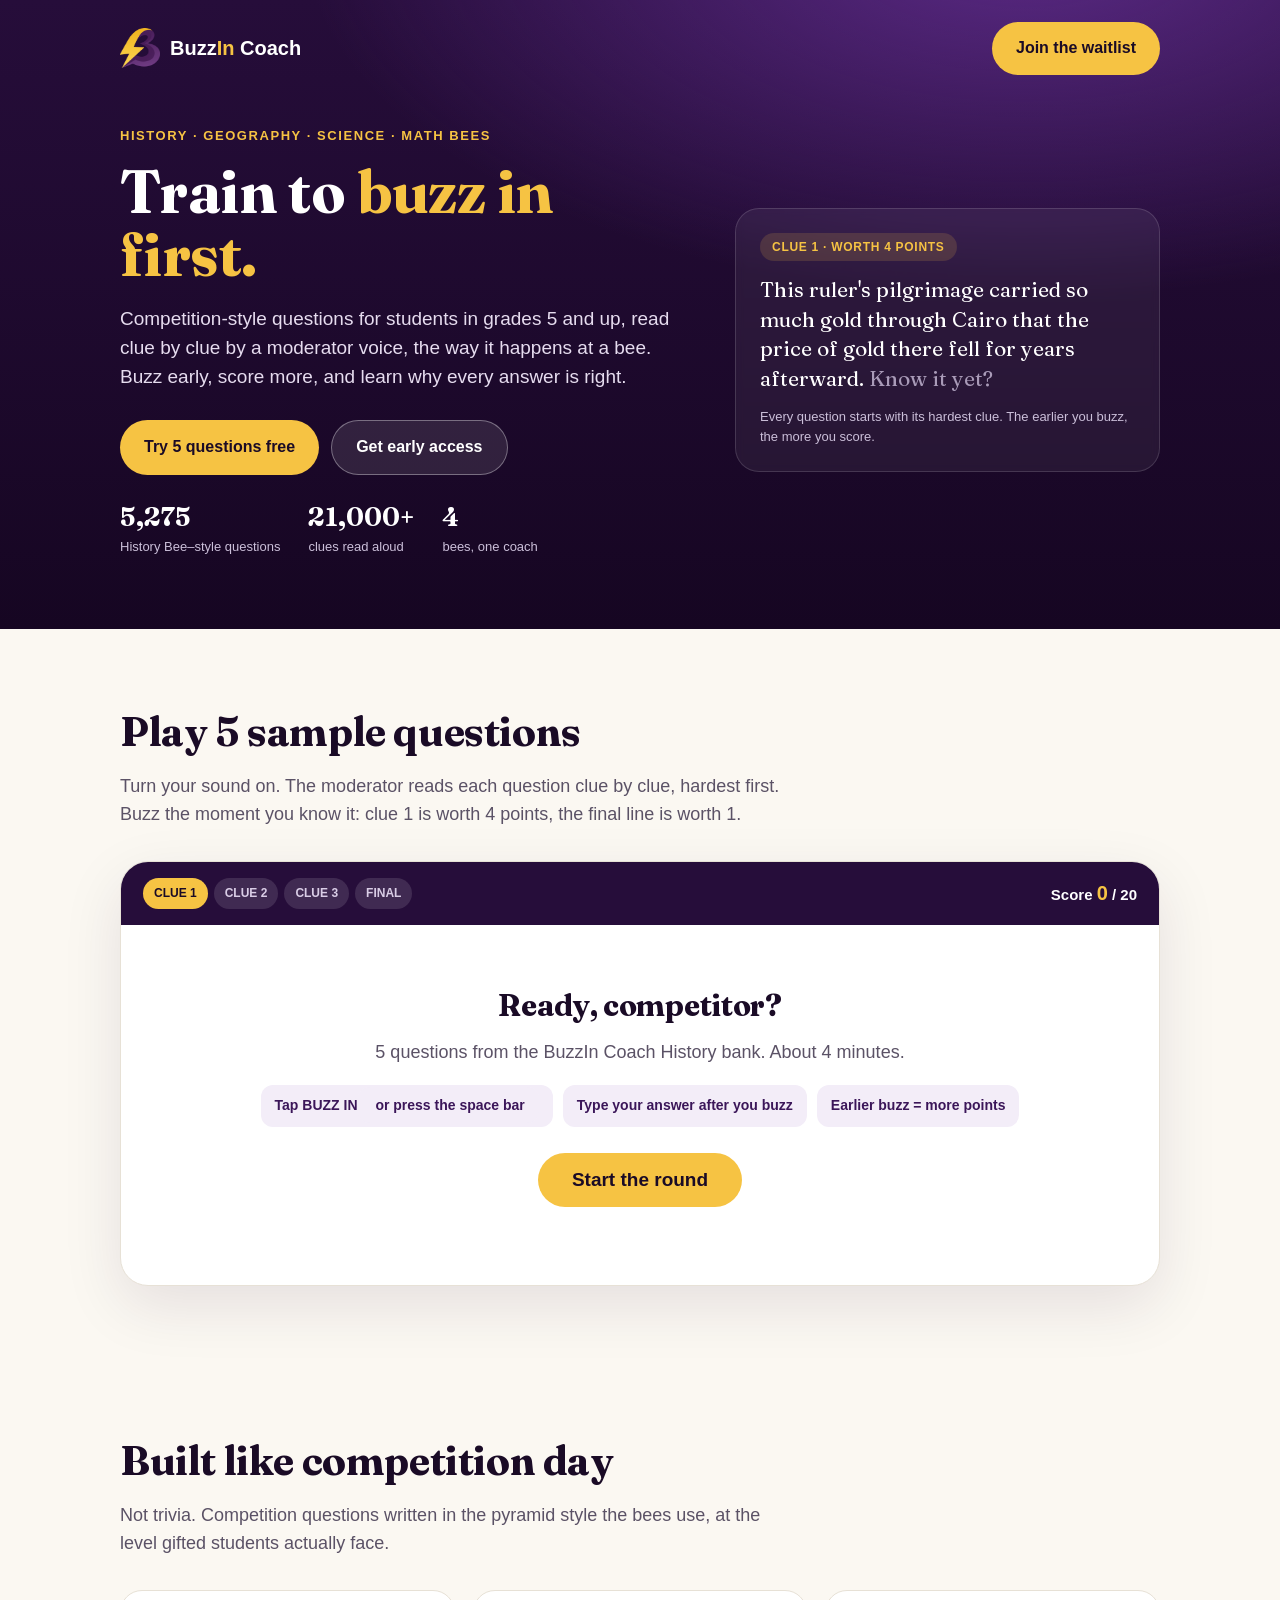
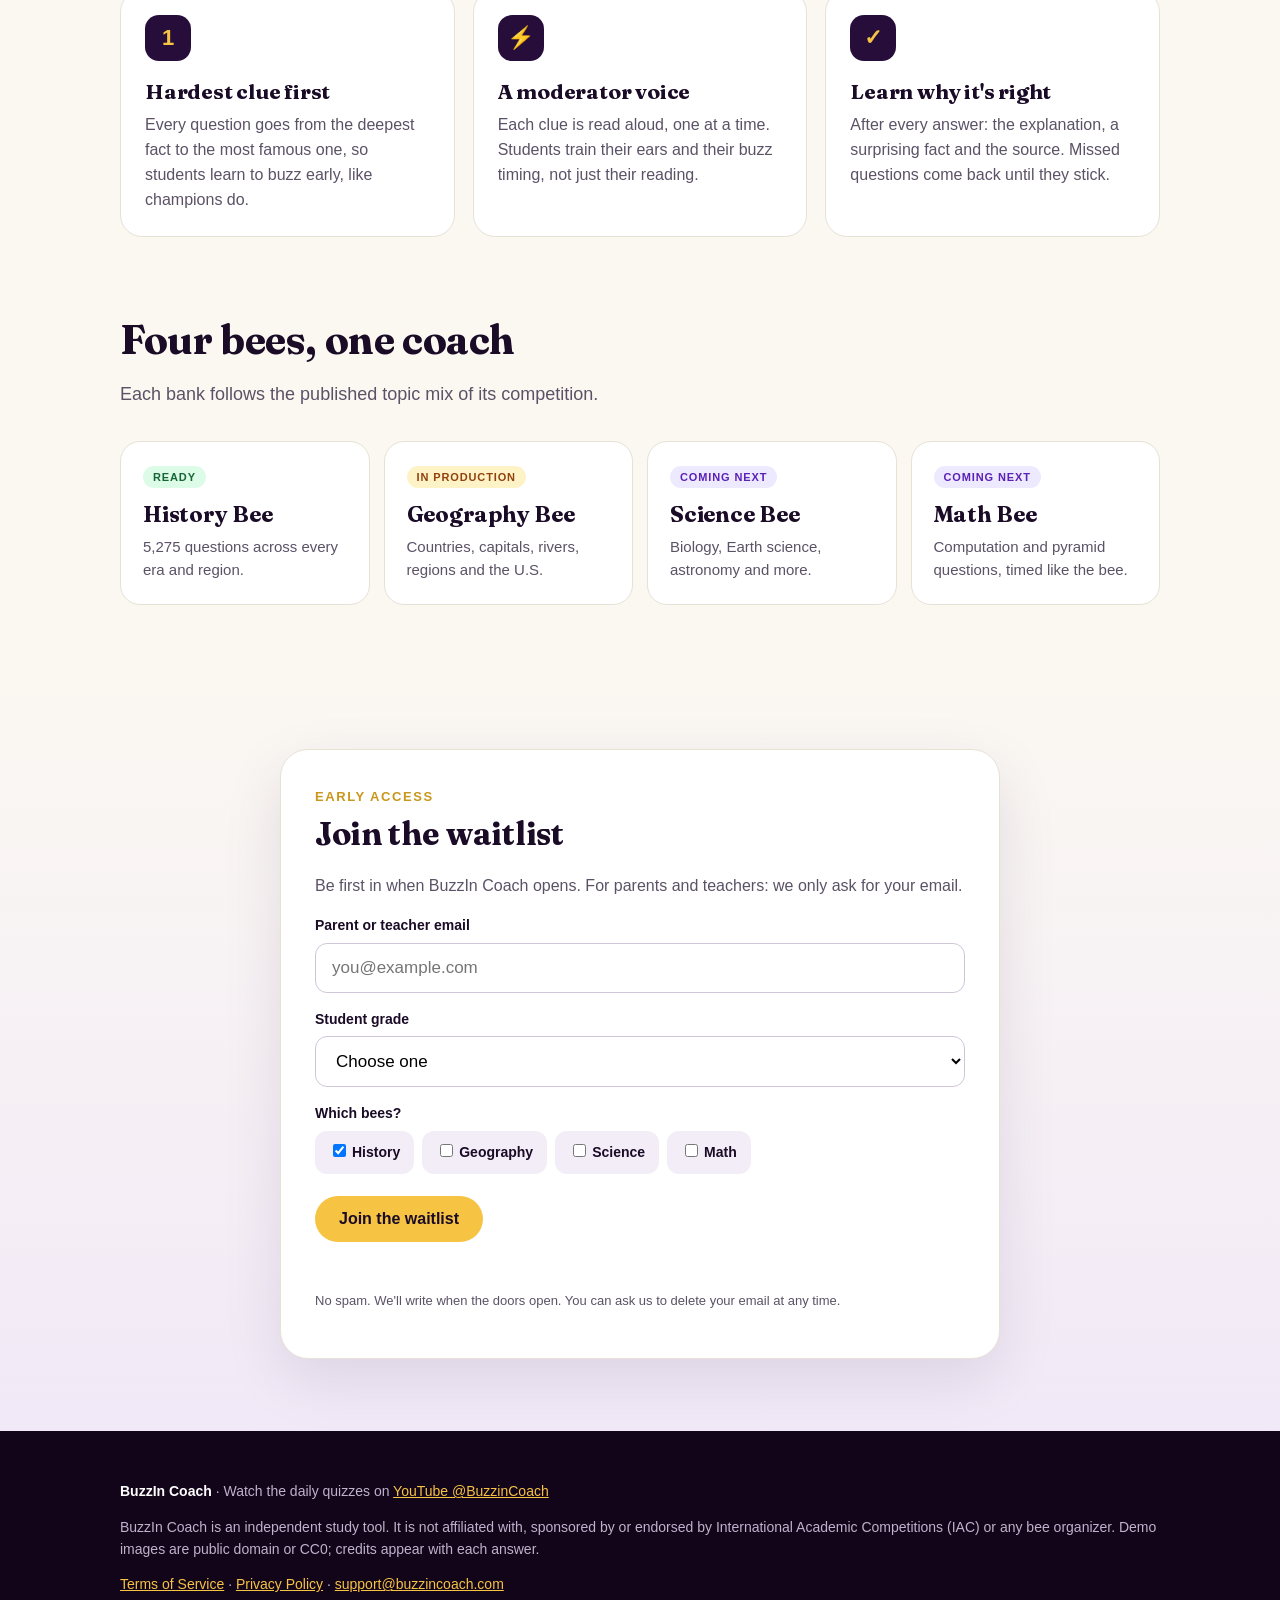
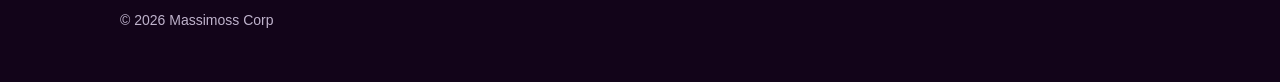
<file: index.html>
<!doctype html>
<html lang="en">
<head>
<meta charset="utf-8">
<meta name="viewport" content="width=device-width, initial-scale=1">
<title>BuzzIn Coach</title>
<meta name="description" content="Train for the History Bee with competition-style questions, read clue by clue by a moderator voice. Try 5 questions free.">
<link rel="icon" href="favicon.png">
<style>
@font-face{font-family:'Fraunces';src:url(fonts/fraunces-latin.woff2) format('woff2');font-weight:100 900;font-display:swap}
:root{--ink:#1a0b26;--purple:#260d3a;--purple2:#3b1659;--gold:#f6c343;--gold-d:#c9971c;--green:#22c55e;--red:#ef4444;--paper:#fbf8f2;--card:#fff;--muted:#5b5266;--line:#e7e1d6}
*{box-sizing:border-box}html,body{margin:0}
body{font-family:-apple-system,BlinkMacSystemFont,"Segoe UI",Roboto,Helvetica,Arial,sans-serif;color:var(--ink);background:var(--paper);line-height:1.55}
h1,h2,h3,.serif{font-family:'Fraunces',Georgia,serif;letter-spacing:-.01em}
a{color:inherit}
.wrap{max-width:1080px;margin:0 auto;padding:0 20px}
header.hero{background:radial-gradient(1200px 600px at 80% -10%,#5b2a86 0,transparent 60%),linear-gradient(180deg,var(--purple),#160622);color:#fff;padding:22px 0 72px;overflow:hidden}
.nav{display:flex;align-items:center;justify-content:space-between;gap:12px}
.brand{display:flex;align-items:center;gap:10px;font-weight:800;font-size:20px;text-decoration:none}
.brand img{width:40px;height:40px}
.brand b{color:var(--gold)}
.btn{display:inline-flex;align-items:center;justify-content:center;gap:8px;border:0;border-radius:999px;padding:14px 24px;font-weight:800;font-size:16px;cursor:pointer;text-decoration:none;transition:transform .12s ease}
.btn:active{transform:scale(.97)}
.btn-gold{background:var(--gold);color:var(--ink)}
.btn-ghost{background:rgba(255,255,255,.1);color:#fff;border:1.5px solid rgba(255,255,255,.35)}
.hero-grid{display:grid;grid-template-columns:1.15fr .85fr;gap:40px;align-items:center;margin-top:48px}
.eyebrow{display:inline-block;font-size:13px;font-weight:800;letter-spacing:.12em;color:var(--gold);text-transform:uppercase}
.hero h1{font-size:clamp(36px,5.4vw,60px);line-height:1.05;margin:12px 0 18px}
.hero h1 em{font-style:normal;color:var(--gold)}
.hero p.lead{font-size:19px;color:#e6dcef;max-width:560px;margin:0 0 28px}
.cta-row{display:flex;flex-wrap:wrap;gap:12px}
.hero-card{background:rgba(255,255,255,.06);border:1px solid rgba(255,255,255,.14);border-radius:24px;padding:24px;backdrop-filter:blur(4px)}
.pill{display:inline-block;font-size:12px;font-weight:800;padding:5px 12px;border-radius:999px;background:rgba(246,195,67,.15);color:var(--gold);letter-spacing:.06em;text-transform:uppercase}
.sample-clue{font-family:'Fraunces',Georgia,serif;font-size:21px;line-height:1.4;margin:14px 0}
.sample-clue span{color:#a99bb8}
.stats{display:grid;grid-template-columns:repeat(3,auto);justify-content:start;gap:28px;margin-top:22px}
.stats div{font-size:13px;color:#cbbfd9}.stats b{display:block;font-size:26px;color:#fff;font-family:'Fraunces',Georgia,serif}
section{padding:72px 0}
.section-title{font-size:clamp(28px,3.6vw,40px);margin:0 0 10px}
.section-sub{color:var(--muted);font-size:18px;margin:0 0 32px;max-width:680px}
/* demo */
#demo{background:var(--paper)}
.stage{background:var(--card);border:1px solid var(--line);border-radius:28px;box-shadow:0 20px 60px rgba(38,13,58,.10);overflow:hidden}
.stage-top{display:flex;align-items:center;justify-content:space-between;gap:12px;padding:16px 22px;background:var(--purple);color:#fff;flex-wrap:wrap}
.track{display:flex;gap:6px;flex-wrap:wrap}
.track span{font-size:12px;font-weight:800;padding:6px 11px;border-radius:999px;background:rgba(255,255,255,.12);color:#d9cde6}
.track span.live{background:var(--gold);color:var(--ink)}
.track span.done{opacity:.45}
.score{font-weight:800;font-size:15px}.score b{color:var(--gold);font-size:20px}
.stage-body{padding:28px 26px 30px;min-height:360px}
.qmeta{display:flex;justify-content:space-between;align-items:center;gap:10px;margin-bottom:16px;flex-wrap:wrap}
.worth{background:var(--gold);color:var(--ink);font-weight:900;border-radius:999px;padding:6px 14px;font-size:14px}
.cat{font-size:13px;font-weight:800;color:var(--muted);letter-spacing:.08em;text-transform:uppercase}
.older p{margin:0 0 10px;color:#8a8194;font-size:16px}
.live-clue{font-family:'Fraunces',Georgia,serif;font-size:clamp(20px,2.4vw,26px);line-height:1.42;margin:0;min-height:3em}
.live-clue .w{opacity:0;transition:opacity .15s}.live-clue .w.on{opacity:1}
.hint{margin-top:14px;font-weight:800;color:var(--gold-d);min-height:1.5em}
.controls{display:flex;gap:12px;align-items:center;margin-top:22px;flex-wrap:wrap}
.buzz{width:100%;max-width:420px;padding:20px;border-radius:20px;background:linear-gradient(180deg,#ffd76a,var(--gold));color:var(--ink);font-size:22px;font-weight:900;border:0;box-shadow:0 8px 0 var(--gold-d);cursor:pointer;letter-spacing:.04em}
.buzz:active{transform:translateY(4px);box-shadow:0 4px 0 var(--gold-d)}
.buzz:disabled{opacity:.4;cursor:default}
.kbd{font-size:13px;color:var(--muted)}
.answer-row{display:none;gap:10px;flex-wrap:wrap;align-items:center}
.answer-row input{flex:1;min-width:220px;font-size:20px;padding:15px 18px;border-radius:14px;border:2px solid var(--purple2);outline:none}
.timer{font-weight:900;color:var(--red);min-width:40px}
.reveal{display:none;grid-template-columns:220px 1fr;gap:26px;align-items:start}
.reveal img{width:100%;border-radius:18px;border:4px solid var(--gold);box-shadow:0 10px 30px rgba(0,0,0,.15)}
.verdict{font-weight:900;font-size:15px;letter-spacing:.06em;text-transform:uppercase}
.verdict.ok{color:#15803d}.verdict.no{color:var(--red)}
.ans{font-family:'Fraunces',Georgia,serif;font-size:34px;margin:6px 0 12px;color:var(--purple)}
.why{font-size:18px;margin:0 0 12px}
.dyk{background:#fff8e3;border-left:5px solid var(--gold);padding:12px 16px;border-radius:10px;margin:0 0 12px}
.src{display:inline-block;background:var(--gold);color:var(--ink);font-weight:700;font-size:13px;padding:5px 12px;border-radius:999px}
.credit{font-size:11px;color:var(--muted);margin-top:6px}
.start-box{text-align:center;padding:30px 10px}
.start-box h3{font-size:30px;margin:0 0 10px}
.rules{display:flex;justify-content:center;gap:10px;flex-wrap:wrap;margin:18px 0 26px}
.rules span{background:#f3edf8;color:var(--purple2);font-weight:800;border-radius:12px;padding:10px 14px;font-size:14px}
.end-box{text-align:center;padding:20px 10px;display:none}
.end-box .big{font-family:'Fraunces',Georgia,serif;font-size:64px;color:var(--purple);margin:6px 0}
.rank{display:inline-block;background:var(--purple);color:var(--gold);font-weight:900;padding:8px 18px;border-radius:999px;letter-spacing:.08em}
/* features */
.grid3{display:grid;grid-template-columns:repeat(3,1fr);gap:18px}
.feat{background:var(--card);border:1px solid var(--line);border-radius:22px;padding:24px}
.feat .ico{width:46px;height:46px;border-radius:14px;background:var(--purple);color:var(--gold);display:grid;place-items:center;font-weight:900;font-size:22px;margin-bottom:14px}
.feat h3{margin:0 0 6px;font-size:21px}.feat p{margin:0;color:var(--muted)}
.bees{display:grid;grid-template-columns:repeat(4,1fr);gap:14px}
.bee{border-radius:20px;padding:22px;background:var(--card);border:1px solid var(--line)}
.bee h3{margin:8px 0 4px;font-size:22px}.bee p{margin:0;color:var(--muted);font-size:15px}
.tag{font-size:11px;font-weight:900;letter-spacing:.08em;padding:5px 10px;border-radius:999px;text-transform:uppercase}
.tag.live{background:#dcfce7;color:#166534}.tag.soon{background:#fef3c7;color:#92400e}.tag.next{background:#ede9fe;color:#5b21b6}
.story{background:var(--purple);color:#fff;border-radius:28px;padding:36px;display:grid;grid-template-columns:auto 1fr;gap:28px;align-items:center}
.story img{width:110px}.story h2{margin:0 0 10px;font-size:30px}.story p{margin:0;color:#e1d6ec;font-size:18px}
/* waitlist */
#join{background:linear-gradient(180deg,var(--paper),#f1e9f7)}
.join-card{background:var(--card);border-radius:28px;padding:34px;border:1px solid var(--line);box-shadow:0 20px 60px rgba(38,13,58,.10);max-width:720px;margin:0 auto}
.join-card h2{margin:0 0 6px;font-size:32px}
form label{display:block;font-weight:800;font-size:14px;margin:16px 0 6px}
form input[type=email],form select{width:100%;font-size:17px;padding:14px 16px;border-radius:12px;border:1.5px solid #cfc6da;background:#fff}
.checks{display:flex;flex-wrap:wrap;gap:8px}
.checks label{margin:0;font-weight:700;background:#f3edf8;border-radius:12px;padding:10px 14px;cursor:pointer}
.checks input{margin-right:6px}
.form-msg{margin-top:14px;font-weight:800;min-height:1.4em}
.small{font-size:13px;color:var(--muted)}
footer{background:#120419;color:#bfb3cc;padding:36px 0;font-size:14px}
footer a{color:var(--gold)}
@media (max-width:860px){.hero-grid,.grid3,.bees,.reveal,.story{grid-template-columns:1fr}.bees{grid-template-columns:1fr 1fr}.reveal img{max-width:240px}.stage-body{padding:22px 18px}}
@media (max-width:520px){.stats{gap:16px}.stats b{font-size:22px}.desk{display:none}.bees{grid-template-columns:1fr}.nav .btn{padding:10px 16px;font-size:14px}}
</style>
</head>
<body>
<header class="hero">
  <div class="wrap">
    <nav class="nav">
      <a class="brand" href="#"><img src="img/logo.png" alt="BuzzIn logo"><span>Buzz<b>In</b> Coach</span></a>
      <a class="btn btn-gold" href="#join">Join the waitlist</a>
    </nav>
    <div class="hero-grid">
      <div>
        <span class="eyebrow">History · Geography · Science · Math Bees</span>
        <h1>Train to <em>buzz in first.</em></h1>
        <p class="lead">Competition-style questions for students in grades 5 and up, read clue by clue by a moderator voice, the way it happens at a bee. Buzz early, score more, and learn why every answer is right.</p>
        <div class="cta-row">
          <a class="btn btn-gold" href="#demo">Try 5 questions free</a>
          <a class="btn btn-ghost" href="#join">Get early access</a>
        </div>
        <div class="stats">
          <div><b>5,275</b>History Bee–style questions</div>
          <div><b>21,000+</b>clues read aloud</div>
          <div><b>4</b>bees, one coach</div>
        </div>
      </div>
      <div class="hero-card">
        <span class="pill">Clue 1 · worth 4 points</span>
        <p class="sample-clue">This ruler's pilgrimage carried so much gold through Cairo that the price of gold there fell for years afterward. <span>Know it yet?</span></p>
        <p class="small" style="color:#cbbfd9;margin:0">Every question starts with its hardest clue. The earlier you buzz, the more you score.</p>
      </div>
    </div>
  </div>
</header>

<section id="demo">
  <div class="wrap">
    <h2 class="section-title">Play 5 sample questions</h2>
    <p class="section-sub">Turn your sound on. The moderator reads each question clue by clue, hardest first. Buzz the moment you know it: clue 1 is worth 4 points, the final line is worth 1.</p>
    <div class="stage" id="stage">
      <div class="stage-top">
        <div class="track" id="track"></div>
        <div class="score">Score <b id="score">0</b> / <span id="maxScore">20</span></div>
      </div>
      <div class="stage-body">
        <div class="start-box" id="startBox">
          <h3>Ready, competitor?</h3>
          <p class="section-sub" style="margin:0 auto">5 questions from the BuzzIn Coach History bank. About 4 minutes.</p>
          <div class="rules"><span>Tap BUZZ IN<span class="desk"> or press the space bar</span></span><span>Type your answer after you buzz</span><span>Earlier buzz = more points</span></div>
          <button class="btn btn-gold" id="startBtn" style="font-size:19px;padding:16px 34px">Start the round</button>
        </div>
        <div id="playBox" style="display:none">
          <div class="qmeta"><span class="cat" id="qcat"></span><span class="worth" id="worth"></span></div>
          <div class="older" id="older"></div>
          <p class="live-clue" id="liveClue"></p>
          <div class="hint" id="hint"></div>
          <div class="controls" id="buzzRow"><button class="buzz" id="buzzBtn">BUZZ IN</button><span class="kbd">or press Space</span></div>
          <div class="controls answer-row" id="answerRow"><input id="answerIn" placeholder="Type your answer" autocomplete="off" autocapitalize="off" spellcheck="false"><button class="btn btn-gold" id="submitBtn">Answer</button><span class="timer" id="ansTimer"></span></div>
        </div>
        <div class="reveal" id="revealBox">
          <div><img id="rImg" alt=""><div class="credit" id="rCredit"></div></div>
          <div>
            <div class="verdict" id="rVerdict"></div>
            <div class="ans" id="rAns"></div>
            <p class="why" id="rWhy"></p>
            <p class="dyk"><b>Did you know?</b> <span id="rFact"></span></p>
            <span class="src" id="rSrc"></span>
            <div class="controls"><button class="btn btn-gold" id="nextBtn">Next question</button></div>
          </div>
        </div>
        <div class="end-box" id="endBox">
          <span class="eyebrow" style="color:var(--gold-d)">Round complete</span>
          <div class="big"><span id="endScore">0</span> / 20</div>
          <span class="rank" id="endRank"></span>
          <p class="section-sub" style="margin:18px auto 22px">That was 5 of more than 5,000 questions. Join the waitlist and be first in when BuzzIn Coach opens.</p>
          <div class="cta-row" style="justify-content:center"><a class="btn btn-gold" href="#join">Join the waitlist</a><button class="btn" style="background:#f3edf8;color:var(--purple2)" id="againBtn">Play again</button></div>
        </div>
      </div>
    </div>
  </div>
</section>

<section>
  <div class="wrap">
    <h2 class="section-title">Built like competition day</h2>
    <p class="section-sub">Not trivia. Competition questions written in the pyramid style the bees use, at the level gifted students actually face.</p>
    <div class="grid3">
      <div class="feat"><div class="ico">1</div><h3>Hardest clue first</h3><p>Every question goes from the deepest fact to the most famous one, so students learn to buzz early, like champions do.</p></div>
      <div class="feat"><div class="ico">⚡</div><h3>A moderator voice</h3><p>Each clue is read aloud, one at a time. Students train their ears and their buzz timing, not just their reading.</p></div>
      <div class="feat"><div class="ico">✓</div><h3>Learn why it's right</h3><p>After every answer: the explanation, a surprising fact and the source. Missed questions come back until they stick.</p></div>
    </div>
  </div>
</section>

<section style="padding-top:0">
  <div class="wrap">
    <h2 class="section-title">Four bees, one coach</h2>
    <p class="section-sub">Each bank follows the published topic mix of its competition.</p>
    <div class="bees">
      <div class="bee"><span class="tag live">Ready</span><h3>History Bee</h3><p>5,275 questions across every era and region.</p></div>
      <div class="bee"><span class="tag soon">In production</span><h3>Geography Bee</h3><p>Countries, capitals, rivers, regions and the U.S.</p></div>
      <div class="bee"><span class="tag next">Coming next</span><h3>Science Bee</h3><p>Biology, Earth science, astronomy and more.</p></div>
      <div class="bee"><span class="tag next">Coming next</span><h3>Math Bee</h3><p>Computation and pyramid questions, timed like the bee.</p></div>
    </div>
  </div>
</section>


<section id="join">
  <div class="wrap">
    <div class="join-card">
      <span class="eyebrow" style="color:var(--gold-d)">Early access</span>
      <h2>Join the waitlist</h2>
      <p class="small" style="font-size:16px">Be first in when BuzzIn Coach opens. For parents and teachers: we only ask for your email.</p>
      <form id="joinForm" novalidate>
        <label for="email">Parent or teacher email</label>
        <input type="email" id="email" required placeholder="you@example.com" autocomplete="email">
        <label for="grade">Student grade</label>
        <select id="grade"><option value="">Choose one</option><option>3 or younger</option><option>4</option><option>5</option><option>6</option><option>7</option><option>8</option><option>High school</option><option>Teacher or coach</option></select>
        <label>Which bees?</label>
        <div class="checks">
          <label><input type="checkbox" value="history" checked>History</label>
          <label><input type="checkbox" value="geography">Geography</label>
          <label><input type="checkbox" value="science">Science</label>
          <label><input type="checkbox" value="math">Math</label>
        </div>
        <div class="controls"><button class="btn btn-gold" type="submit" id="joinBtn">Join the waitlist</button></div>
        <div class="form-msg" id="formMsg"></div>
        <p class="small">No spam. We'll write when the doors open. You can ask us to delete your email at any time.</p>
      </form>
    </div>
  </div>
</section>

<footer>
  <div class="wrap">
    <p><b style="color:#fff">BuzzIn Coach</b> · Watch the daily quizzes on <a href="https://www.youtube.com/@BuzzinCoach" target="_blank" rel="noopener">YouTube @BuzzinCoach</a></p>
    <p>BuzzIn Coach is an independent study tool. It is not affiliated with, sponsored by or endorsed by International Academic Competitions (IAC) or any bee organizer. Demo images are public domain or CC0; credits appear with each answer.</p>
    <p><a href="/terms/">Terms of Service</a> · <a href="/privacy/">Privacy Policy</a> · <a href="mailto:support@buzzincoach.com">support@buzzincoach.com</a></p>
    <p>© 2026 Massimoss Corp</p>
  </div>
</footer>

<script>
const DEMO = [{"id": "q03757", "category": "American History", "answer": "Rosa Parks", "accept": ["rosa parks", "parks", "rosa louise parks", "rosa mccauley parks"], "stages": [{"text": "This leader was secretary of the local NAACP chapter and had previously been trained at the Highlander Folk School, challenging the later narrative that her arrest was purely spontaneous.", "audio": "audio/q03757_c2.mp3"}, {"text": "This civil rights activist is often called the mother of the freedom movement and was awarded both the Presidential Medal of Freedom and the Congressional Gold Medal.", "audio": "audio/q03757_c3.mp3"}, {"text": "This Alabama seamstress refused to give up her seat on a Montgomery city bus in December 1955, triggering a 381-day bus boycott that became a pivotal moment in the civil rights movement.", "audio": "audio/q03757_c1.mp3"}, {"text": "For the point, name this Alabama woman whose 1955 bus arrest sparked the Montgomery Bus Boycott.", "audio": "audio/q03757_fp.mp3"}], "why": "Parks refused to give up her bus seat to a white rider in Montgomery. Her arrest launched a 381-day boycott.", "fact": "In 2013 she became the first Black American honored with a statue in the U.S. Capitol's National Statuary Hall.", "source": "Britannica: Rosa Parks", "img": "img/parks.jpg", "credit": "Rosa Parks fingerprinted, 1956 (Associated Press, public domain)"}, {"id": "q01840", "category": "Ancient History", "answer": "Ramesses II", "accept": ["ramesses", "ramses", "rameses", "ramesses ii", "ramses ii", "rameses ii", "ramesses the great", "ramses the great", "ozymandias"], "stages": [{"text": "This pharaoh fought the Hittites to a standstill at the Battle of Kadesh and signed one of the earliest known international peace treaties.", "audio": "audio/q01840_c1.mp3"}, {"text": "This king built more monuments and erected more statues and obelisks than any other pharaoh.", "audio": "audio/q01840_c2.mp3"}, {"text": "This pharaoh, who ruled for sixty-six years and fathered over a hundred children, is sometimes called the Great.", "audio": "audio/q01840_c3.mp3"}, {"text": "For the point, name this long-reigning New Kingdom pharaoh often called the greatest of all Egyptian rulers.", "audio": "audio/q01840_fp.mp3"}], "why": "Ramesses II ruled for 66 years and built Abu Simbel. Nine later pharaohs took his name.", "fact": "His peace treaty with the Hittites is one of the oldest ever found. A copy hangs at the United Nations in New York.", "source": "Britannica: Ramses II", "img": "img/ramesses.jpg", "credit": "Statue of Ramesses II, Museo Egizio, Turin (CC0)"}, {"id": "q02938", "category": "World Wars", "answer": "George S. Patton", "accept": ["patton", "george patton", "george s patton", "george smith patton"], "stages": [{"text": "This leader's slapping of a shell-shocked soldier in a Sicilian hospital tent, which Eisenhower suppressed but which leaked to the press, nearly ended his career and prevented him from commanding D-Day forces, a consequence he never fully accepted.", "audio": "audio/q02938_c2.mp3"}, {"text": "This American general died in December 1945 from injuries sustained in a car collision with an Army truck near Mannheim, Germany, just months after the war's end.", "audio": "audio/q02938_c3.mp3"}, {"text": "This figure's Third Army swept across France after D-Day faster than any previous armored advance in history, covering 600 miles in three months, but required so much fuel that his advance had to be halted to supply Montgomery's slower-moving British forces.", "audio": "audio/q02938_c1.mp3"}, {"text": "For the point, name this general whose Third Army's rapid advance across France made him the most aggressive Allied commander of World War II.", "audio": "audio/q02938_fp.mp3"}], "why": "Patton commanded the U.S. Third Army, which raced across France in the summer of 1944.", "fact": "Patton believed he had lived past lives as a soldier, including one as a Roman legionary.", "source": "U.S. Army Center of Military History", "img": "img/patton.jpg", "credit": "General George Patton, 1945, National Portrait Gallery (CC0)"}, {"id": "q01600", "category": "History of Science", "answer": "Michael Faraday", "accept": ["faraday", "michael faraday"], "stages": [{"text": "This scientist developed the concept of field lines to visualize invisible forces after lacking the mathematical training to follow formal derivations, a framework James Clerk Maxwell later translated into precise equations.", "audio": "audio/q01600_c1.mp3"}, {"text": "This scientist began his career as Humphry Davy's laboratory assistant after writing to the Royal Institution for work, having educated himself by reading books at the bookbinder's shop where he apprenticed.", "audio": "audio/q01600_c2.mp3"}, {"text": "This 19th-century English scientist discovered electromagnetic induction, the principle that a changing magnetic field induces an electric current in a nearby conductor, which is the operating principle underlying every electric generator and transformer in the world today.", "audio": "audio/q01600_c3.mp3"}, {"text": "For the point, name this self-educated English scientist who discovered electromagnetic induction, enabling the generation of electricity from magnets.", "audio": "audio/q01600_fp.mp3"}], "why": "Faraday discovered electromagnetic induction in 1831, the principle behind the electric generator. He started out as a bookbinder's apprentice at 14.", "fact": "Albert Einstein kept a portrait of Faraday on his study wall, next to Isaac Newton and James Clerk Maxwell.", "source": "Royal Institution: Michael Faraday", "img": "img/faraday.jpg", "credit": "Thomas Phillips, Michael Faraday, 1842 (public domain)"}, {"id": "q01808", "category": "Ancient History", "answer": "Hammurabi", "accept": ["hammurabi", "hammurapi", "khammurabi", "hamurabi"], "stages": [{"text": "This ruler's legal code included provisions covering wages for laborers, penalties for false accusations, and protections for widows and orphans.", "audio": "audio/q01808_c1.mp3"}, {"text": "This Babylonian king inscribed his laws on a tall basalt stele topped with a carved image of the sun god Shamash handing down authority.", "audio": "audio/q01808_c2.mp3"}, {"text": "This Amorite king of Babylon is best known for a collection of nearly 282 laws that is one of the oldest written legal codes in history.", "audio": "audio/q01808_c3.mp3"}, {"text": "For the point, name this ancient Babylonian king whose famous law code declared an eye for an eye.", "audio": "audio/q01808_fp.mp3"}], "why": "Hammurabi ruled Babylon about 1792 to 1750 BC. His law code punished harm with matching harm: an eye for an eye.", "fact": "Raiders carried his law stele off to Susa, in Iran. Archaeologists found it there in 1901; it is now in the Louvre.", "source": "Louvre: Law Code of Hammurabi", "img": "img/hammurabi.jpg", "credit": "Top of the stele of the Code of Hammurabi, Louvre (public domain)"}];
const SUPA_URL = 'https://ikqjcjzywcldynvwddto.supabase.co', SUPA_KEY = 'sb_publishable_599nlIT7y3NG_OtnTn5u1A_0LpLI_tI';
const $ = id => document.getElementById(id);
const PAUSE = 2000, FINAL_WAIT = 5000, ANSWER_TIME = 15;
let qi = 0, si = 0, score = 0, state = 'idle', audio = new Audio(), timers = [], buzzStage = null, ansLeft = 0, raf = null;
const maxPts = DEMO.reduce((a, q) => a + q.stages.length, 0); $('maxScore').textContent = maxPts;

function clearTimers(){ timers.forEach(clearTimeout); timers = []; cancelAnimationFrame(raf); }
function show(id, on, disp){ $(id).style.display = on ? (disp || 'block') : 'none'; }
function points(q, s){ return q.stages.length - s; }
function norm(s){ return s.toLowerCase().normalize('NFD').replace(/[̀-ͯ]/g,'').replace(/[^a-z0-9 ]/g,' ').replace(/\s+/g,' ').trim(); }
function lev(a, b){ const m = a.length, n = b.length, d = Array.from({length:m+1},(_, i)=>[i]); for(let j=1;j<=n;j++) d[0][j]=j;
  for(let i=1;i<=m;i++) for(let j=1;j<=n;j++) d[i][j]=Math.min(d[i-1][j]+1,d[i][j-1]+1,d[i-1][j-1]+(a[i-1]===b[j-1]?0:1)); return d[m][n]; }
function correct(q, txt){ const t = norm(txt); if(!t) return false;
  return q.accept.some(a => { a = norm(a); if (t === a) return true;
    const tol = a.length >= 8 ? 2 : a.length >= 5 ? 1 : 0; if (lev(t, a) <= tol) return true;
    return t.split(' ').some(w => w.length >= 5 && lev(w, a) <= tol); }); }

function renderTrack(){ const q = DEMO[qi]; $('track').innerHTML = q.stages.map((s,i)=>`<span class="${i===si&&state!=='reveal'?'live':i<si?'done':''}">${i===q.stages.length-1?'FINAL':'CLUE '+(i+1)}</span>`).join(''); }
function renderStage(){
  const q = DEMO[qi], s = q.stages[si];
  $('qcat').textContent = `Question ${qi+1} of ${DEMO.length} · ${q.category}`;
  const p = points(q, si); $('worth').textContent = `Worth ${p} point${p>1?'s':''}`;
  $('older').innerHTML = q.stages.slice(0, si).map(o=>`<p>${o.text}</p>`).join('');
  $('liveClue').innerHTML = s.text.split(' ').map(w=>`<span class="w">${w} </span>`).join('');
  $('hint').textContent = ''; renderTrack();
}
function playStage(){
  const q = DEMO[qi], s = q.stages[si]; state = 'reading'; renderStage();
  audio.src = s.audio; audio.currentTime = 0; audio.play().catch(()=>{});
  const words = [...document.querySelectorAll('#liveClue .w')];
  const tick = () => { if (state !== 'reading') return; const d = audio.duration || 8, f = Math.min(1, (audio.currentTime + .25) / d);
    const n = Math.ceil(f * words.length); words.forEach((w,i)=>w.classList.toggle('on', i < n)); raf = requestAnimationFrame(tick); };
  raf = requestAnimationFrame(tick);
  audio.onended = () => { if (state !== 'reading') return; words.forEach(w=>w.classList.add('on')); cancelAnimationFrame(raf);
    if (si < q.stages.length - 1) { $('hint').textContent = 'Know it? Lock it in now!'; state = 'pause';
      timers.push(setTimeout(()=>{ if (state === 'pause') { si++; playStage(); } }, PAUSE)); }
    else { state = 'pause'; let left = FINAL_WAIT/1000; $('hint').textContent = `Last chance: ${left}`;
      const cd = () => { left--; if (state !== 'pause') return; if (left <= 0) return reveal(false, null); $('hint').textContent = `Last chance: ${left}`; timers.push(setTimeout(cd, 1000)); };
      timers.push(setTimeout(cd, 1000)); } };
}
function buzz(){
  if (state !== 'reading' && state !== 'pause') return;
  clearTimers(); audio.pause(); buzzStage = si; state = 'answer';
  document.querySelectorAll('#liveClue .w').forEach(w=>w.classList.add('on'));
  $('hint').textContent = `Buzzed on ${si === DEMO[qi].stages.length-1 ? 'the final line' : 'clue ' + (si+1)}!`;
  show('buzzRow', false); show('answerRow', true, 'flex'); $('answerIn').value = ''; $('answerIn').focus();
  ansLeft = ANSWER_TIME; $('ansTimer').textContent = ansLeft;
  const t = () => { if (state !== 'answer') return; ansLeft--; $('ansTimer').textContent = ansLeft; if (ansLeft <= 0) submit(); else timers.push(setTimeout(t, 1000)); };
  timers.push(setTimeout(t, 1000));
}
function submit(){ if (state !== 'answer') return; clearTimers(); reveal(correct(DEMO[qi], $('answerIn').value), buzzStage); }
function reveal(ok, stage){
  clearTimers(); audio.pause(); state = 'reveal'; const q = DEMO[qi];
  const pts = ok ? points(q, stage) : 0; score += pts; $('score').textContent = score;
  show('playBox', false); show('revealBox', true, 'grid');
  $('rVerdict').className = 'verdict ' + (ok ? 'ok' : 'no');
  $('rVerdict').textContent = ok ? `Correct on ${stage === q.stages.length-1 ? 'the final line' : 'clue ' + (stage+1)} · +${pts} point${pts>1?'s':''}` : (stage === null ? 'Time is up' : 'Not quite');
  $('rAns').textContent = q.answer; $('rWhy').textContent = q.why; $('rFact').textContent = q.fact;
  $('rSrc').textContent = 'Source · ' + q.source; $('rImg').src = q.img; $('rImg').alt = q.answer; $('rCredit').textContent = q.credit;
  $('nextBtn').textContent = qi === DEMO.length - 1 ? 'See my score' : 'Next question'; renderTrack();
}
function next(){
  show('revealBox', false);
  if (qi === DEMO.length - 1) return finish();
  qi++; si = 0; show('playBox', true); show('buzzRow', true, 'flex'); show('answerRow', false); playStage();
}
function rank(s){ const f = s / maxPts; return f >= .9 ? 'History Bee Legend' : f >= .75 ? 'Historian' : f >= .55 ? 'Scholar' : f >= .33 ? 'Student' : 'Tourist'; }
function finish(){ state = 'end'; show('endBox', true); $('endScore').textContent = score; $('endRank').textContent = rank(score); try { localStorage.setItem('bz_demo', score); } catch(e) {} }
function start(){ qi = 0; si = 0; score = 0; $('score').textContent = 0; show('startBox', false); show('endBox', false); show('revealBox', false);
  show('playBox', true); show('buzzRow', true, 'flex'); show('answerRow', false); playStage(); }

$('startBtn').onclick = start; $('againBtn').onclick = start; $('buzzBtn').onclick = buzz; $('submitBtn').onclick = submit; $('nextBtn').onclick = next;
$('answerIn').addEventListener('keydown', e => { if (e.key === 'Enter') submit(); });
document.addEventListener('keydown', e => { if (e.code === 'Space' && (state === 'reading' || state === 'pause') && document.activeElement.tagName !== 'INPUT') { e.preventDefault(); buzz(); } });
renderTrack();

$('joinForm').addEventListener('submit', async e => {
  e.preventDefault(); const email = $('email').value.trim(), msg = $('formMsg');
  if (!/^[^@\s]+@[^@\s]+\.[^@\s]+$/.test(email)) { msg.style.color = 'var(--red)'; msg.textContent = 'Please enter a valid email.'; return; }
  const bees = [...document.querySelectorAll('.checks input:checked')].map(c => c.value);
  let demo = null; try { const v = localStorage.getItem('bz_demo'); if (v !== null) demo = +v; } catch(_) {}
  $('joinBtn').disabled = true; msg.style.color = 'var(--muted)'; msg.textContent = 'Saving…';
  try {
    const r = await fetch(SUPA_URL + '/rest/v1/waitlist', { method: 'POST', headers: { apikey: SUPA_KEY, 'Content-Type': 'application/json', Prefer: 'return=minimal' },
      body: JSON.stringify({ email, grade: $('grade').value || null, bees, demo_score: demo, source: new URLSearchParams(location.search).get('src') || 'site' }) });
    if (r.ok || r.status === 409) { msg.style.color = '#15803d'; msg.textContent = r.status === 409 ? "You're already on the list. See you at launch!" : "You're on the list! We'll email you when BuzzIn Coach opens."; e.target.reset(); }
    else throw new Error(r.status);
  } catch (err) { msg.style.color = 'var(--red)'; msg.textContent = 'Something went wrong. Please try again in a minute.'; }
  $('joinBtn').disabled = false;
});
</script>
</body>
</html>
</file>
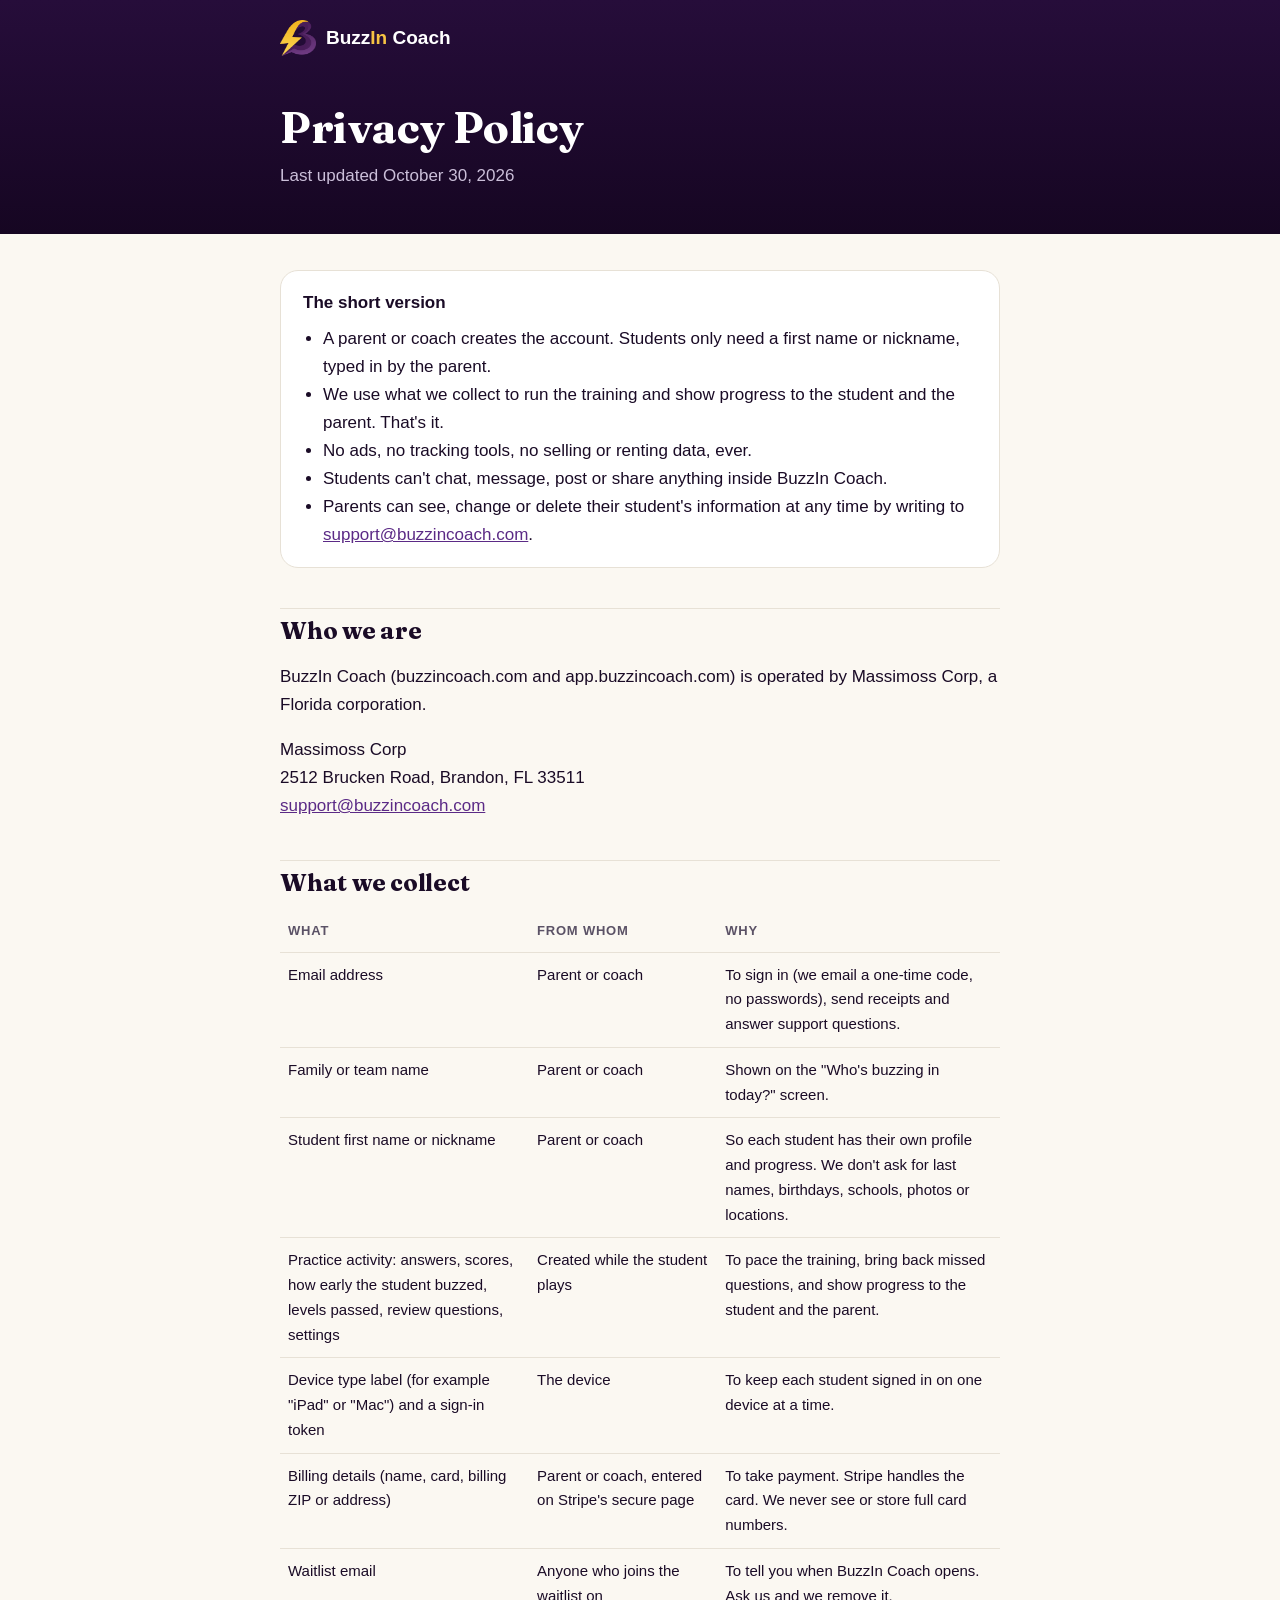
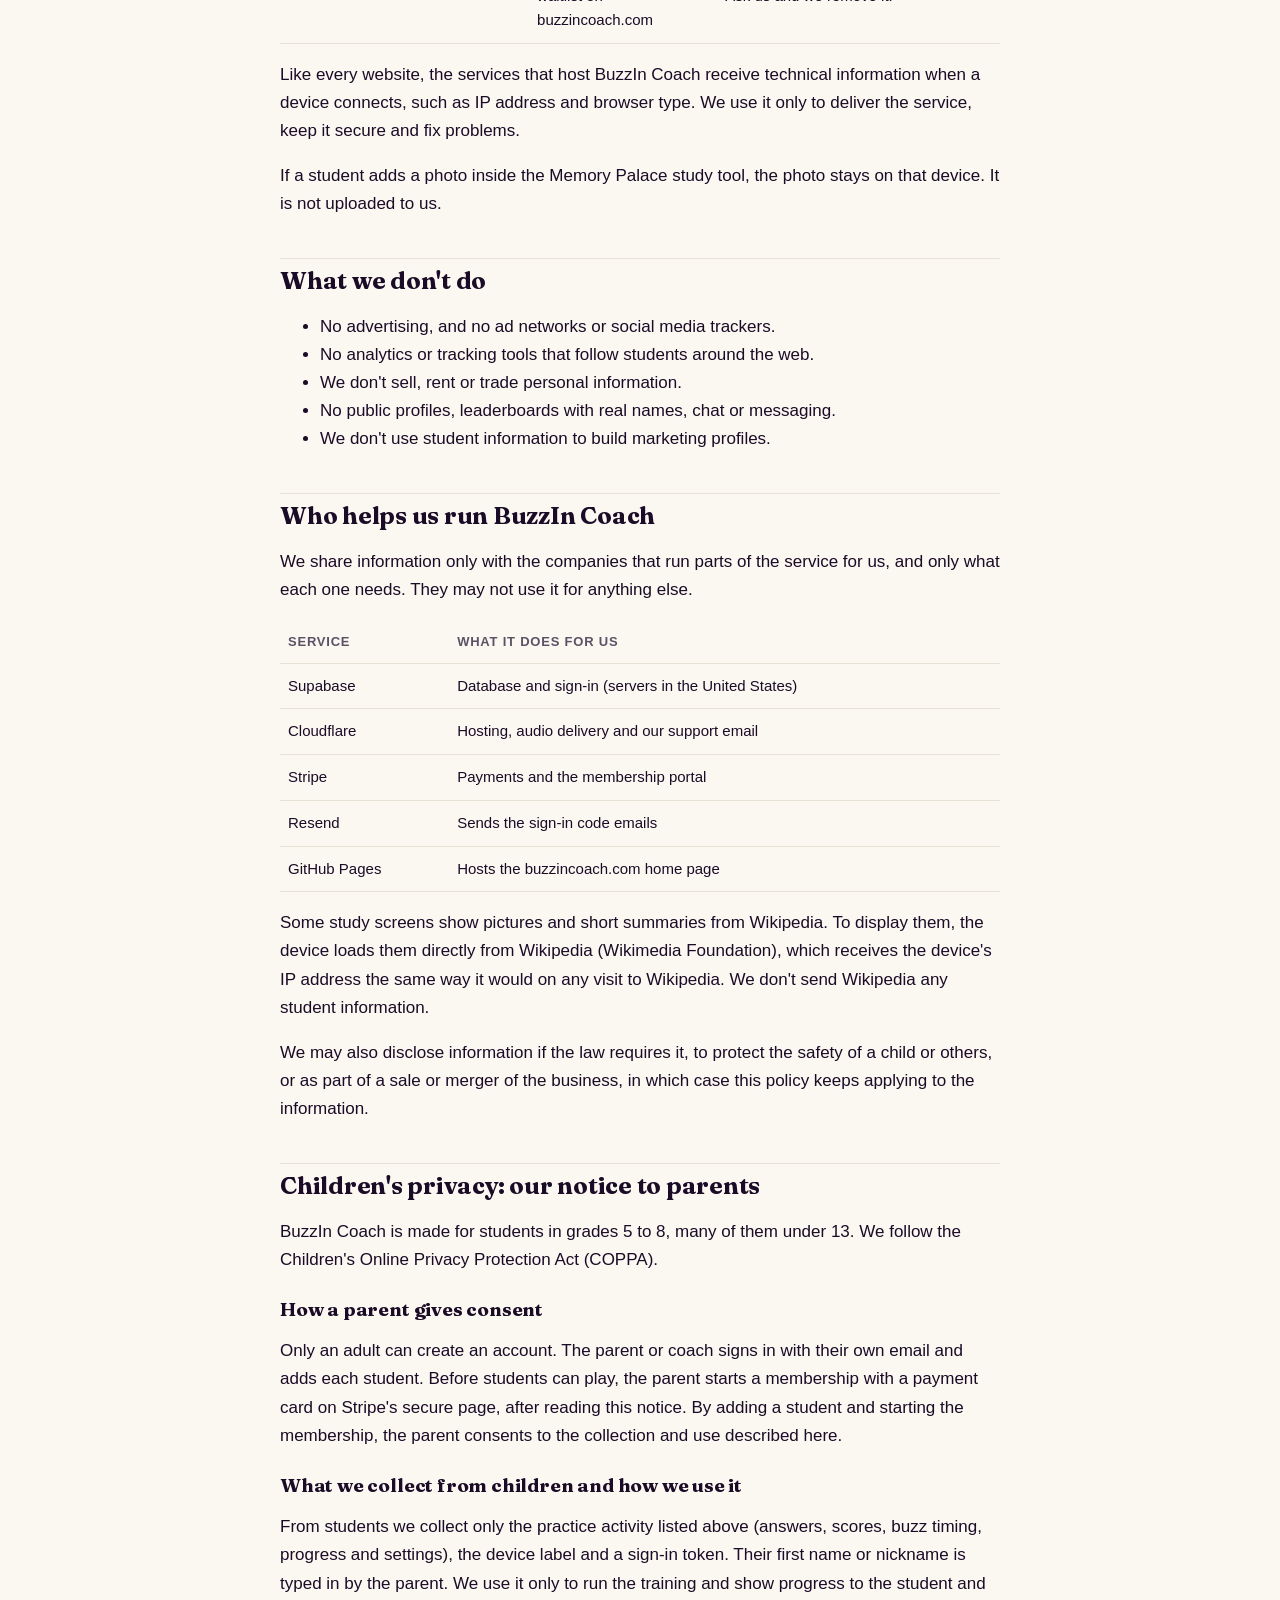
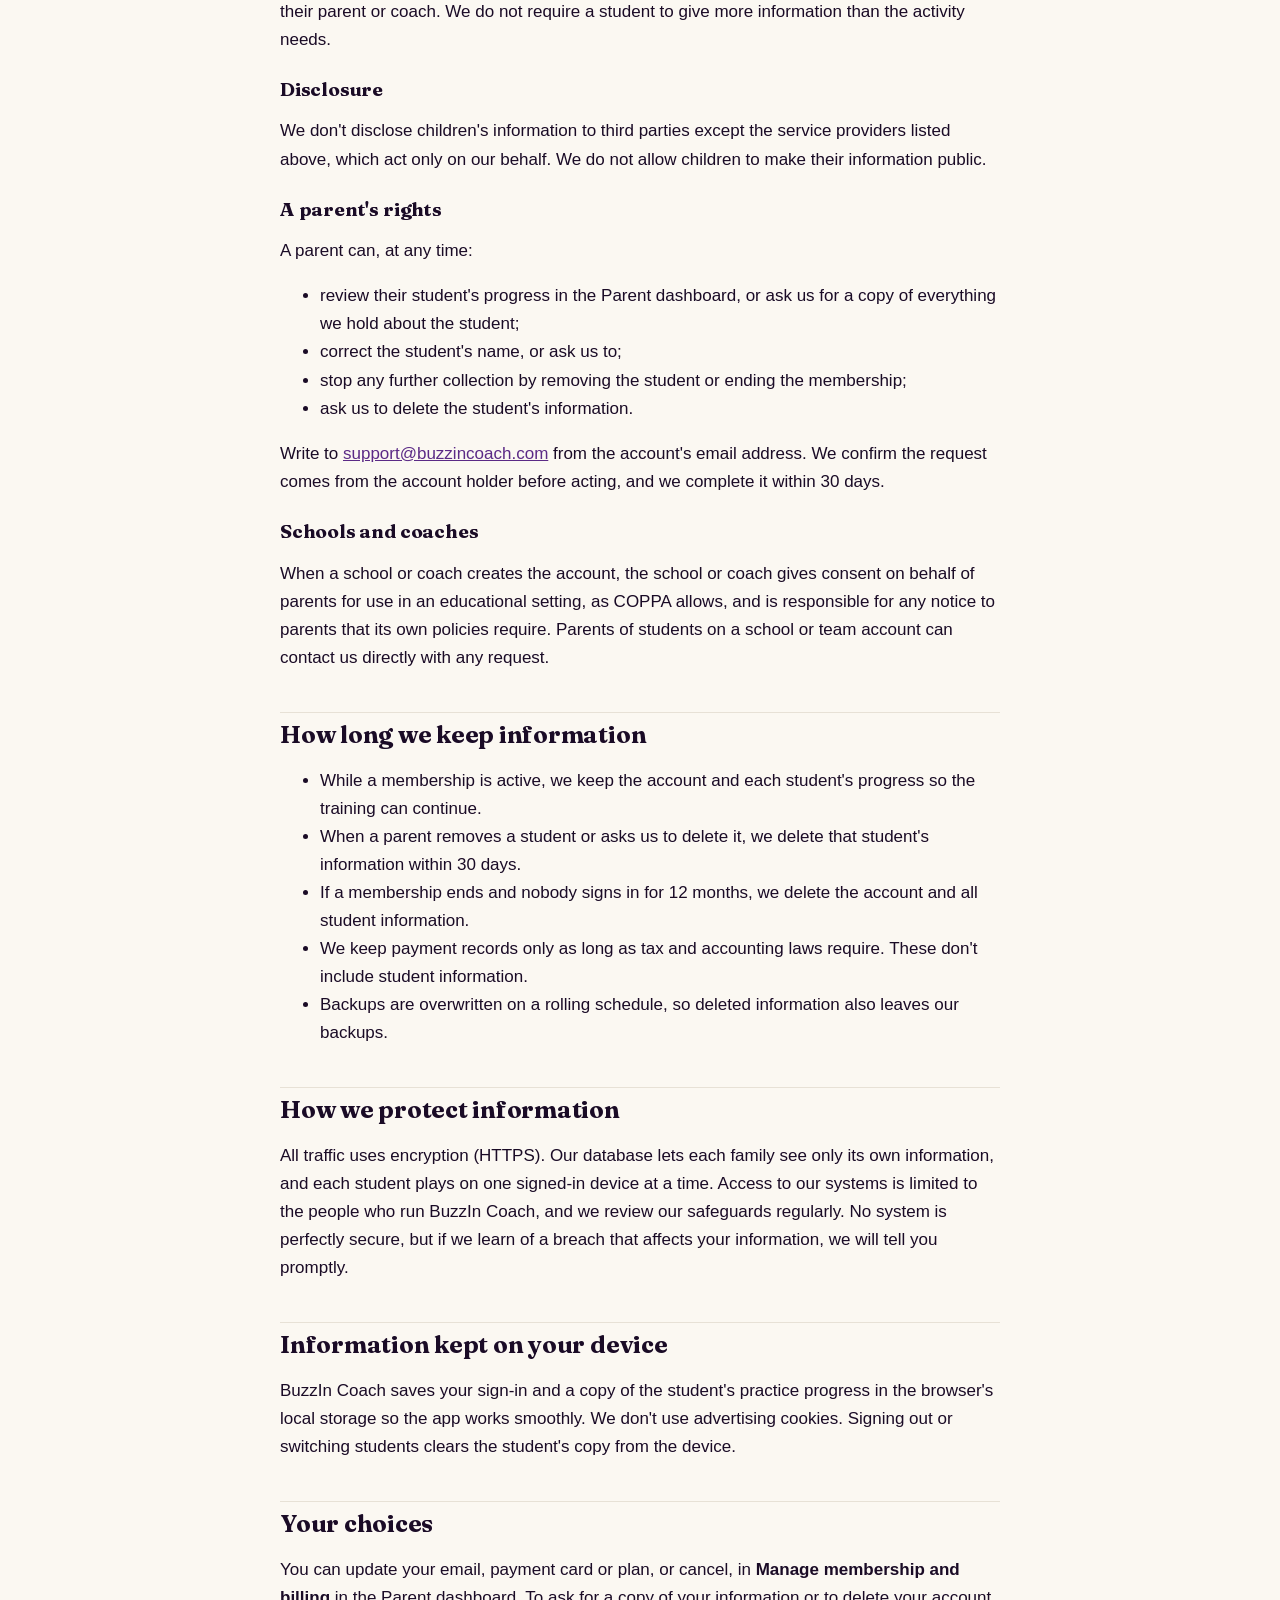
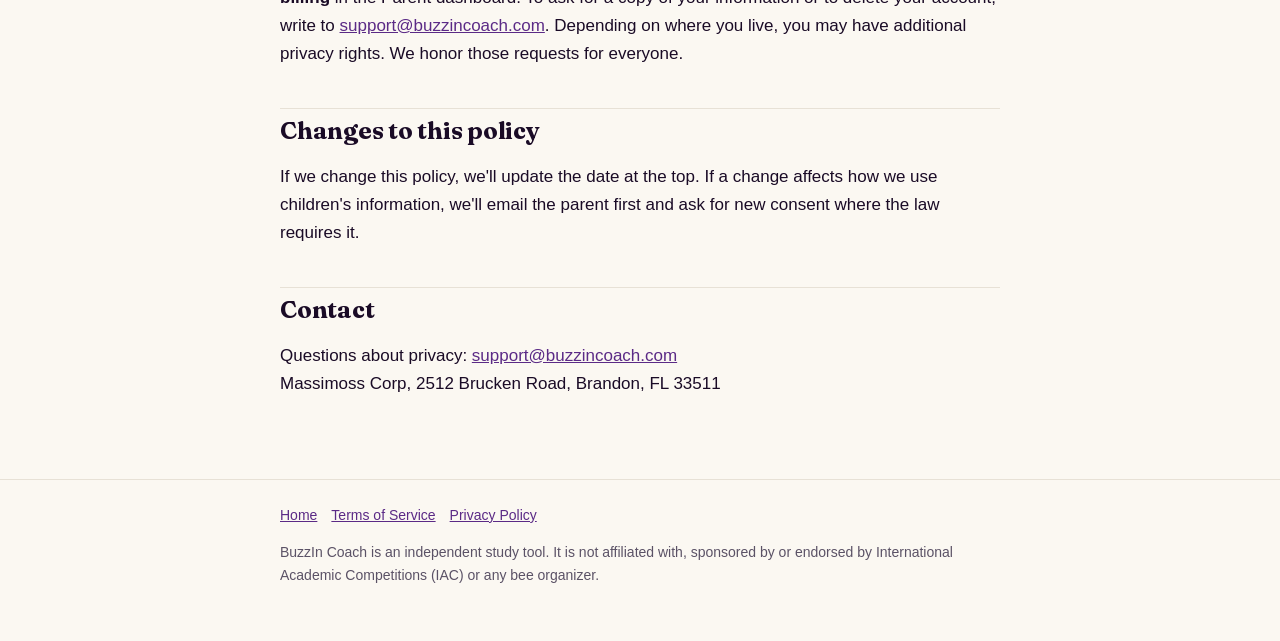
<file: privacy/index.html>
<!doctype html>
<html lang="en">
<head>
<meta charset="utf-8">
<meta name="viewport" content="width=device-width, initial-scale=1">
<title>Privacy Policy · BuzzIn Coach</title>
<meta name="description" content="How BuzzIn Coach handles family and student information, including our notice to parents under COPPA.">
<link rel="icon" href="/favicon.png">
<link rel="stylesheet" href="/legal.css">
</head>
<body>
<header><div class="wrap">
  <a class="brand" href="/"><img src="/img/logo.png" alt=""><span>Buzz<b>In</b> Coach</span></a>
  <h1>Privacy Policy</h1>
  <p>Last updated October 30, 2026</p>
</div></header>
<main class="wrap">

<div class="summary"><b>The short version</b>
<ul>
  <li>A parent or coach creates the account. Students only need a first name or nickname, typed in by the parent.</li>
  <li>We use what we collect to run the training and show progress to the student and the parent. That's it.</li>
  <li>No ads, no tracking tools, no selling or renting data, ever.</li>
  <li>Students can't chat, message, post or share anything inside BuzzIn Coach.</li>
  <li>Parents can see, change or delete their student's information at any time by writing to <a href="mailto:support@buzzincoach.com">support@buzzincoach.com</a>.</li>
</ul></div>

<h2>Who we are</h2>
<p>BuzzIn Coach (buzzincoach.com and app.buzzincoach.com) is operated by Massimoss Corp, a Florida corporation.</p>
<p>Massimoss Corp<br>2512 Brucken Road, Brandon, FL 33511<br>
<a href="mailto:support@buzzincoach.com">support@buzzincoach.com</a></p>

<h2>What we collect</h2>
<table>
<thead><tr><th>What</th><th>From whom</th><th>Why</th></tr></thead>
<tbody>
<tr><td>Email address</td><td>Parent or coach</td><td>To sign in (we email a one-time code, no passwords), send receipts and answer support questions.</td></tr>
<tr><td>Family or team name</td><td>Parent or coach</td><td>Shown on the "Who's buzzing in today?" screen.</td></tr>
<tr><td>Student first name or nickname</td><td>Parent or coach</td><td>So each student has their own profile and progress. We don't ask for last names, birthdays, schools, photos or locations.</td></tr>
<tr><td>Practice activity: answers, scores, how early the student buzzed, levels passed, review questions, settings</td><td>Created while the student plays</td><td>To pace the training, bring back missed questions, and show progress to the student and the parent.</td></tr>
<tr><td>Device type label (for example "iPad" or "Mac") and a sign-in token</td><td>The device</td><td>To keep each student signed in on one device at a time.</td></tr>
<tr><td>Billing details (name, card, billing ZIP or address)</td><td>Parent or coach, entered on Stripe's secure page</td><td>To take payment. Stripe handles the card. We never see or store full card numbers.</td></tr>
<tr><td>Waitlist email</td><td>Anyone who joins the waitlist on buzzincoach.com</td><td>To tell you when BuzzIn Coach opens. Ask us and we remove it.</td></tr>
</tbody></table>
<p>Like every website, the services that host BuzzIn Coach receive technical information when a device connects, such as IP address and browser type. We use it only to deliver the service, keep it secure and fix problems.</p>
<p>If a student adds a photo inside the Memory Palace study tool, the photo stays on that device. It is not uploaded to us.</p>

<h2>What we don't do</h2>
<ul>
  <li>No advertising, and no ad networks or social media trackers.</li>
  <li>No analytics or tracking tools that follow students around the web.</li>
  <li>We don't sell, rent or trade personal information.</li>
  <li>No public profiles, leaderboards with real names, chat or messaging.</li>
  <li>We don't use student information to build marketing profiles.</li>
</ul>

<h2>Who helps us run BuzzIn Coach</h2>
<p>We share information only with the companies that run parts of the service for us, and only what each one needs. They may not use it for anything else.</p>
<table>
<thead><tr><th>Service</th><th>What it does for us</th></tr></thead>
<tbody>
<tr><td>Supabase</td><td>Database and sign-in (servers in the United States)</td></tr>
<tr><td>Cloudflare</td><td>Hosting, audio delivery and our support email</td></tr>
<tr><td>Stripe</td><td>Payments and the membership portal</td></tr>
<tr><td>Resend</td><td>Sends the sign-in code emails</td></tr>
<tr><td>GitHub Pages</td><td>Hosts the buzzincoach.com home page</td></tr>
</tbody></table>
<p>Some study screens show pictures and short summaries from Wikipedia. To display them, the device loads them directly from Wikipedia (Wikimedia Foundation), which receives the device's IP address the same way it would on any visit to Wikipedia. We don't send Wikipedia any student information.</p>
<p>We may also disclose information if the law requires it, to protect the safety of a child or others, or as part of a sale or merger of the business, in which case this policy keeps applying to the information.</p>

<h2 id="children">Children's privacy: our notice to parents</h2>
<p>BuzzIn Coach is made for students in grades 5 to 8, many of them under 13. We follow the Children's Online Privacy Protection Act (COPPA).</p>
<h3>How a parent gives consent</h3>
<p>Only an adult can create an account. The parent or coach signs in with their own email and adds each student. Before students can play, the parent starts a membership with a payment card on Stripe's secure page, after reading this notice. By adding a student and starting the membership, the parent consents to the collection and use described here.</p>
<h3>What we collect from children and how we use it</h3>
<p>From students we collect only the practice activity listed above (answers, scores, buzz timing, progress and settings), the device label and a sign-in token. Their first name or nickname is typed in by the parent. We use it only to run the training and show progress to the student and their parent or coach. We do not require a student to give more information than the activity needs.</p>
<h3>Disclosure</h3>
<p>We don't disclose children's information to third parties except the service providers listed above, which act only on our behalf. We do not allow children to make their information public.</p>
<h3>A parent's rights</h3>
<p>A parent can, at any time:</p>
<ul>
  <li>review their student's progress in the Parent dashboard, or ask us for a copy of everything we hold about the student;</li>
  <li>correct the student's name, or ask us to;</li>
  <li>stop any further collection by removing the student or ending the membership;</li>
  <li>ask us to delete the student's information.</li>
</ul>
<p>Write to <a href="mailto:support@buzzincoach.com">support@buzzincoach.com</a> from the account's email address. We confirm the request comes from the account holder before acting, and we complete it within 30 days.</p>
<h3>Schools and coaches</h3>
<p>When a school or coach creates the account, the school or coach gives consent on behalf of parents for use in an educational setting, as COPPA allows, and is responsible for any notice to parents that its own policies require. Parents of students on a school or team account can contact us directly with any request.</p>

<h2>How long we keep information</h2>
<ul>
  <li>While a membership is active, we keep the account and each student's progress so the training can continue.</li>
  <li>When a parent removes a student or asks us to delete it, we delete that student's information within 30 days.</li>
  <li>If a membership ends and nobody signs in for 12 months, we delete the account and all student information.</li>
  <li>We keep payment records only as long as tax and accounting laws require. These don't include student information.</li>
  <li>Backups are overwritten on a rolling schedule, so deleted information also leaves our backups.</li>
</ul>

<h2>How we protect information</h2>
<p>All traffic uses encryption (HTTPS). Our database lets each family see only its own information, and each student plays on one signed-in device at a time. Access to our systems is limited to the people who run BuzzIn Coach, and we review our safeguards regularly. No system is perfectly secure, but if we learn of a breach that affects your information, we will tell you promptly.</p>

<h2>Information kept on your device</h2>
<p>BuzzIn Coach saves your sign-in and a copy of the student's practice progress in the browser's local storage so the app works smoothly. We don't use advertising cookies. Signing out or switching students clears the student's copy from the device.</p>

<h2>Your choices</h2>
<p>You can update your email, payment card or plan, or cancel, in <b>Manage membership and billing</b> in the Parent dashboard. To ask for a copy of your information or to delete your account, write to <a href="mailto:support@buzzincoach.com">support@buzzincoach.com</a>. Depending on where you live, you may have additional privacy rights. We honor those requests for everyone.</p>

<h2>Changes to this policy</h2>
<p>If we change this policy, we'll update the date at the top. If a change affects how we use children's information, we'll email the parent first and ask for new consent where the law requires it.</p>

<h2>Contact</h2>
<p>Questions about privacy: <a href="mailto:support@buzzincoach.com">support@buzzincoach.com</a><br>Massimoss Corp, 2512 Brucken Road, Brandon, FL 33511</p>

</main>
<footer><div class="wrap">
  <a href="/">Home</a><a href="/terms/">Terms of Service</a><a href="/privacy/">Privacy Policy</a>
  <p>BuzzIn Coach is an independent study tool. It is not affiliated with, sponsored by or endorsed by International Academic Competitions (IAC) or any bee organizer.</p>
</div></footer>
</body>
</html>
</file>
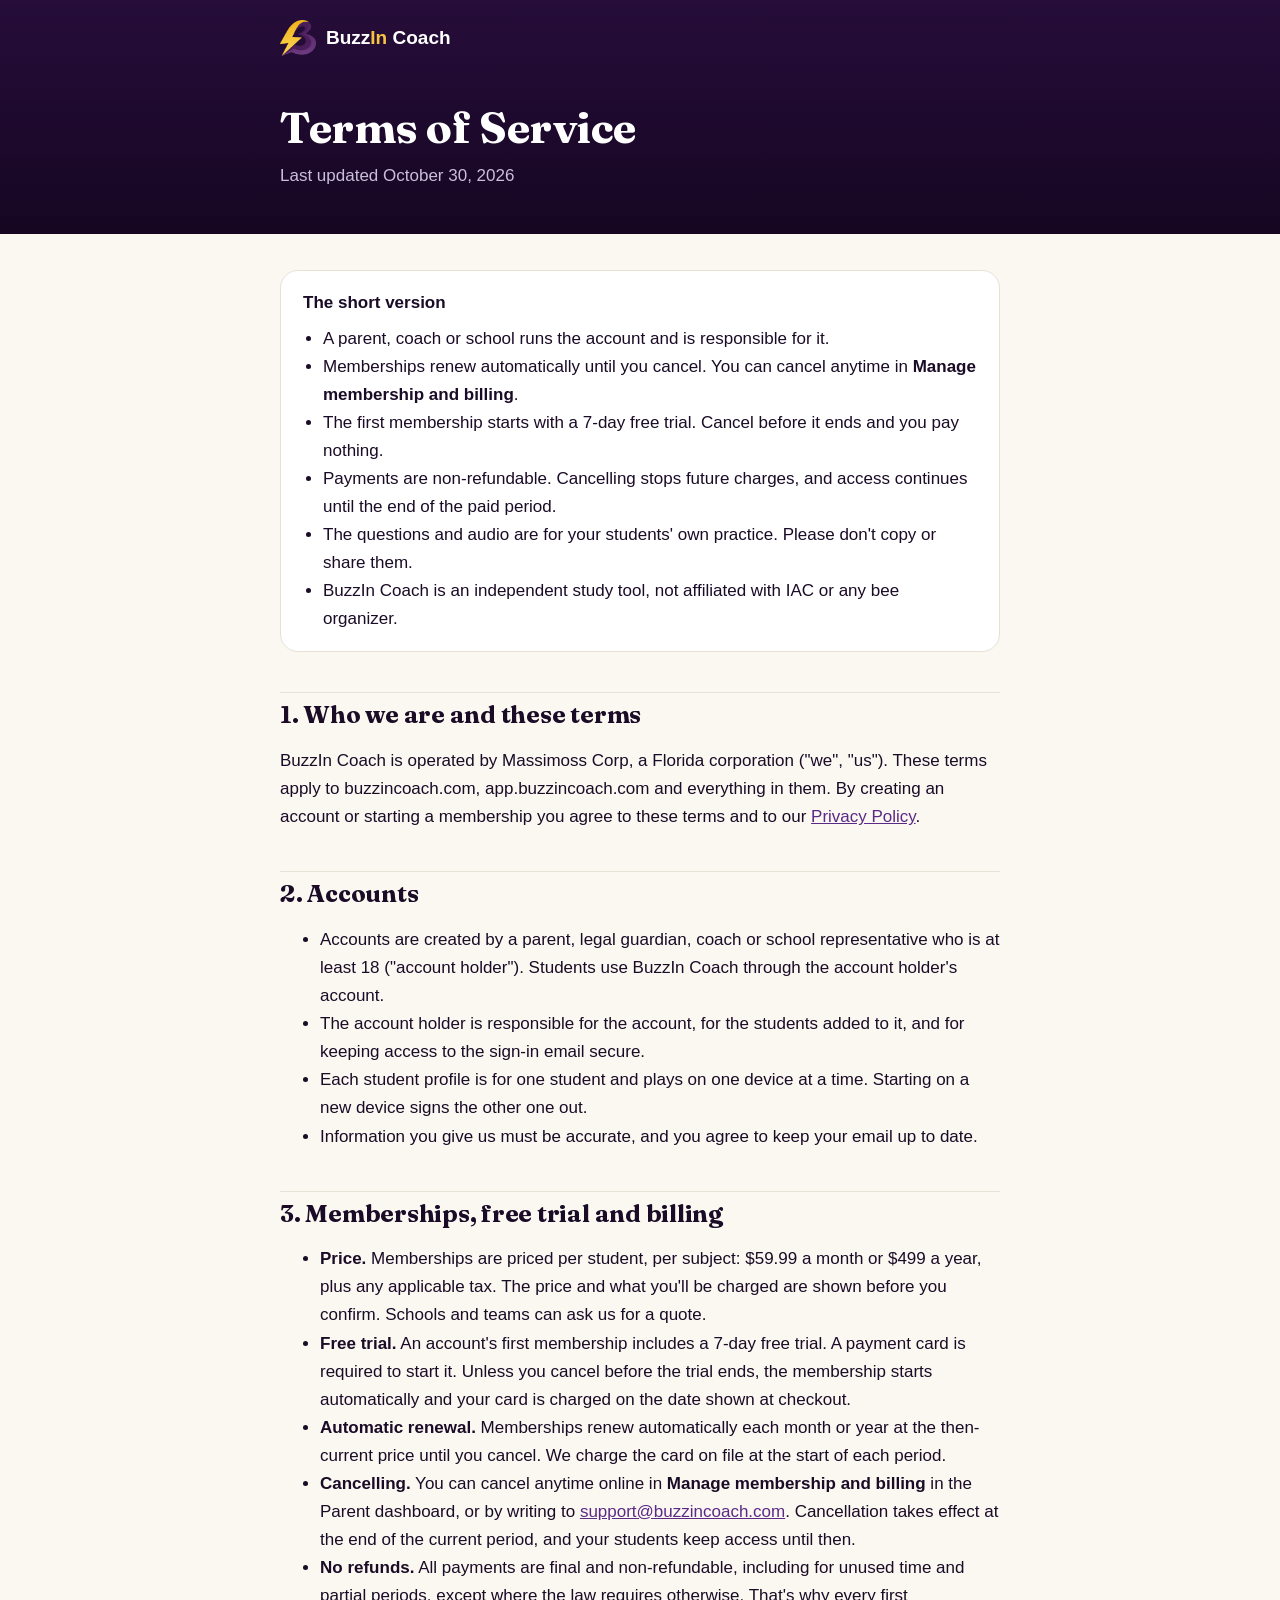
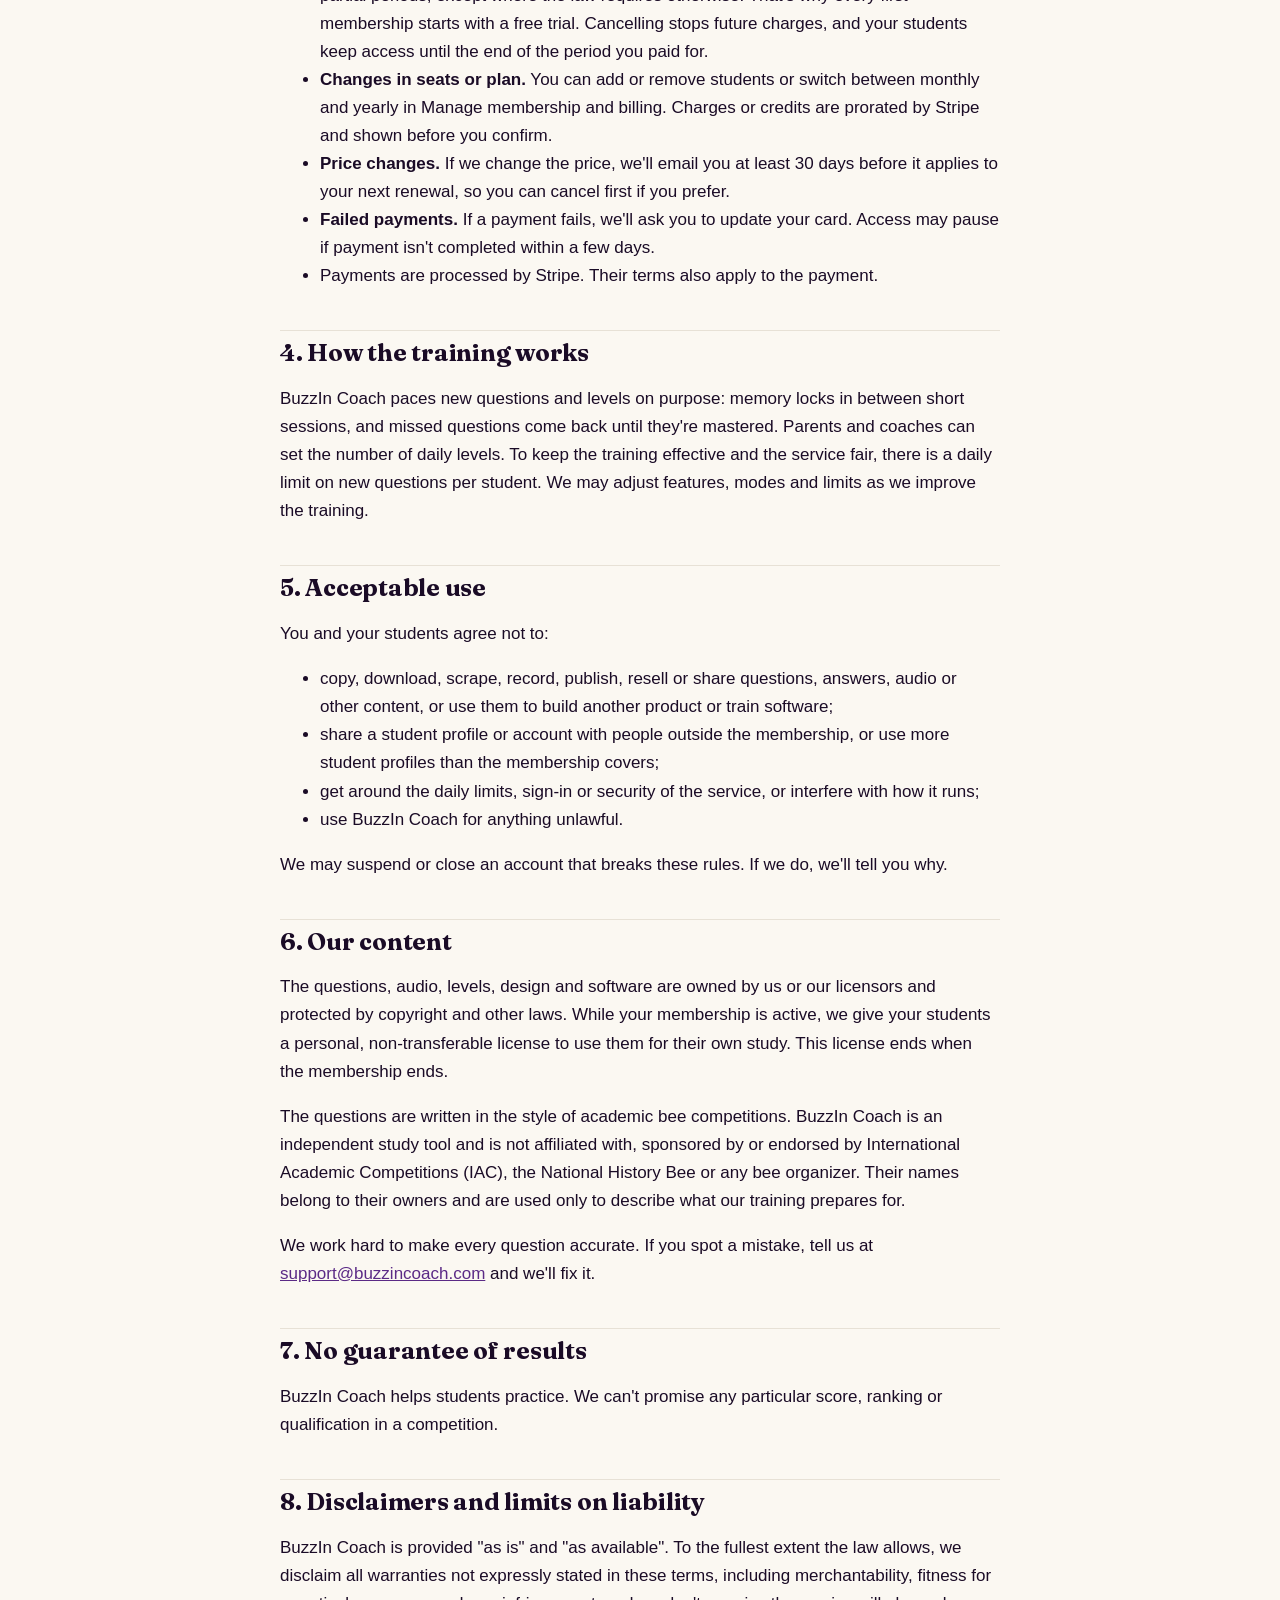
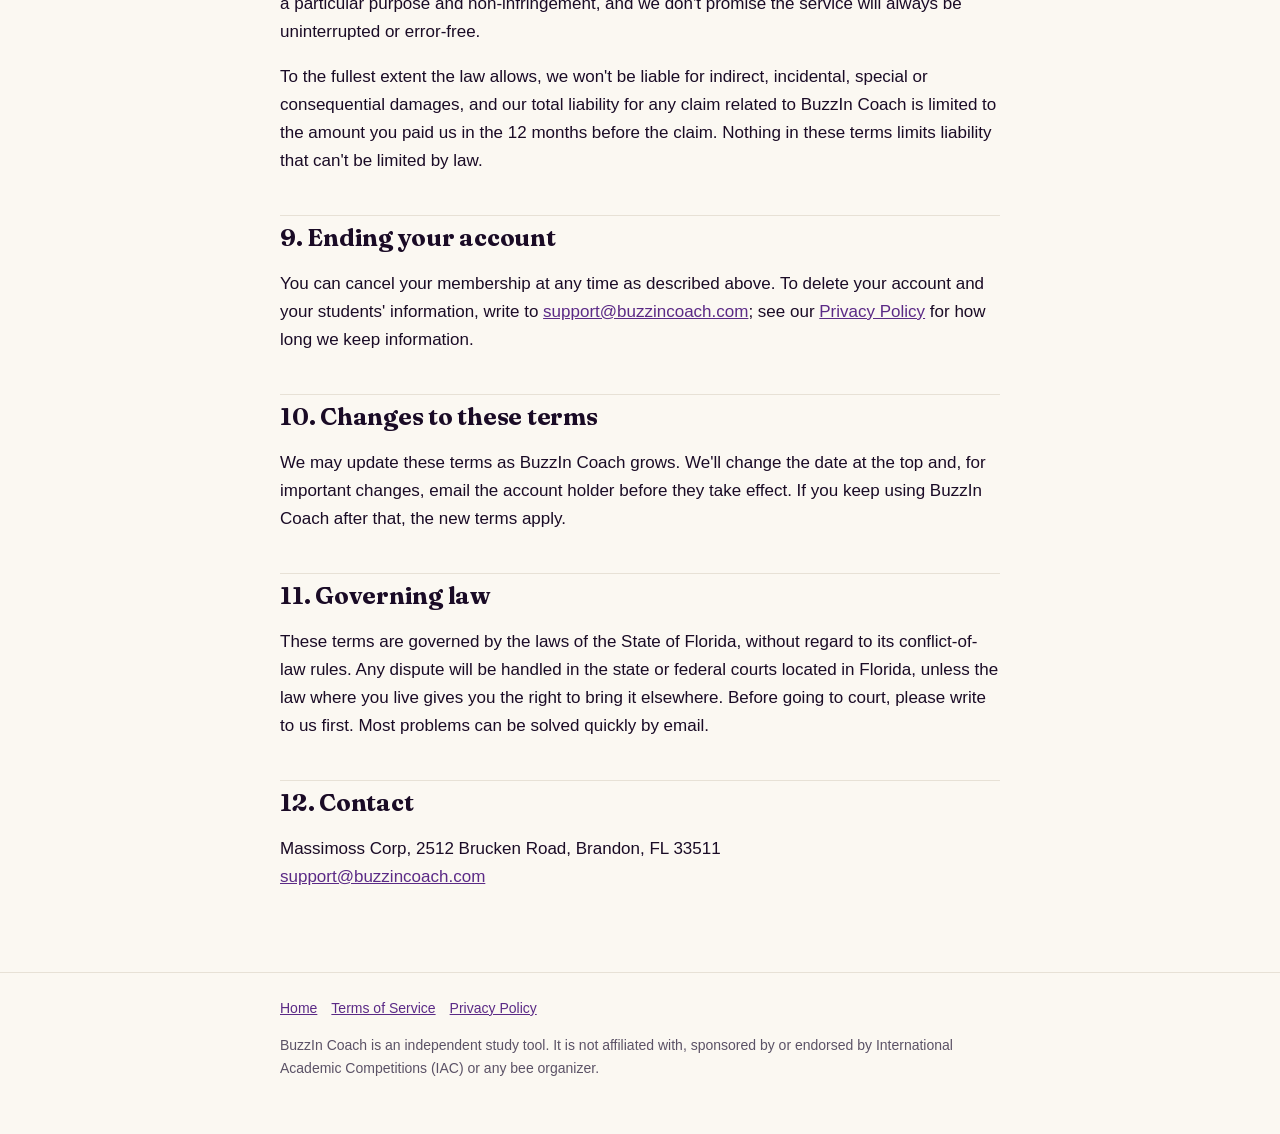
<file: terms/index.html>
<!doctype html>
<html lang="en">
<head>
<meta charset="utf-8">
<meta name="viewport" content="width=device-width, initial-scale=1">
<title>Terms of Service · BuzzIn Coach</title>
<meta name="description" content="The terms for using BuzzIn Coach, including memberships, free trials, billing and cancellation.">
<link rel="icon" href="/favicon.png">
<link rel="stylesheet" href="/legal.css">
</head>
<body>
<header><div class="wrap">
  <a class="brand" href="/"><img src="/img/logo.png" alt=""><span>Buzz<b>In</b> Coach</span></a>
  <h1>Terms of Service</h1>
  <p>Last updated October 30, 2026</p>
</div></header>
<main class="wrap">

<div class="summary"><b>The short version</b>
<ul>
  <li>A parent, coach or school runs the account and is responsible for it.</li>
  <li>Memberships renew automatically until you cancel. You can cancel anytime in <b>Manage membership and billing</b>.</li>
  <li>The first membership starts with a 7-day free trial. Cancel before it ends and you pay nothing.</li>
  <li>Payments are non-refundable. Cancelling stops future charges, and access continues until the end of the paid period.</li>
  <li>The questions and audio are for your students' own practice. Please don't copy or share them.</li>
  <li>BuzzIn Coach is an independent study tool, not affiliated with IAC or any bee organizer.</li>
</ul></div>

<h2>1. Who we are and these terms</h2>
<p>BuzzIn Coach is operated by Massimoss Corp, a Florida corporation ("we", "us"). These terms apply to buzzincoach.com, app.buzzincoach.com and everything in them. By creating an account or starting a membership you agree to these terms and to our <a href="/privacy/">Privacy Policy</a>.</p>

<h2>2. Accounts</h2>
<ul>
  <li>Accounts are created by a parent, legal guardian, coach or school representative who is at least 18 ("account holder"). Students use BuzzIn Coach through the account holder's account.</li>
  <li>The account holder is responsible for the account, for the students added to it, and for keeping access to the sign-in email secure.</li>
  <li>Each student profile is for one student and plays on one device at a time. Starting on a new device signs the other one out.</li>
  <li>Information you give us must be accurate, and you agree to keep your email up to date.</li>
</ul>

<h2>3. Memberships, free trial and billing</h2>
<ul>
  <li><b>Price.</b> Memberships are priced per student, per subject: $59.99 a month or $499 a year, plus any applicable tax. The price and what you'll be charged are shown before you confirm. Schools and teams can ask us for a quote.</li>
  <li><b>Free trial.</b> An account's first membership includes a 7-day free trial. A payment card is required to start it. Unless you cancel before the trial ends, the membership starts automatically and your card is charged on the date shown at checkout.</li>
  <li><b>Automatic renewal.</b> Memberships renew automatically each month or year at the then-current price until you cancel. We charge the card on file at the start of each period.</li>
  <li><b>Cancelling.</b> You can cancel anytime online in <b>Manage membership and billing</b> in the Parent dashboard, or by writing to <a href="mailto:support@buzzincoach.com">support@buzzincoach.com</a>. Cancellation takes effect at the end of the current period, and your students keep access until then.</li>
  <li><b>No refunds.</b> All payments are final and non-refundable, including for unused time and partial periods, except where the law requires otherwise. That's why every first membership starts with a free trial. Cancelling stops future charges, and your students keep access until the end of the period you paid for.</li>
  <li><b>Changes in seats or plan.</b> You can add or remove students or switch between monthly and yearly in Manage membership and billing. Charges or credits are prorated by Stripe and shown before you confirm.</li>
  <li><b>Price changes.</b> If we change the price, we'll email you at least 30 days before it applies to your next renewal, so you can cancel first if you prefer.</li>
  <li><b>Failed payments.</b> If a payment fails, we'll ask you to update your card. Access may pause if payment isn't completed within a few days.</li>
  <li>Payments are processed by Stripe. Their terms also apply to the payment.</li>
</ul>

<h2>4. How the training works</h2>
<p>BuzzIn Coach paces new questions and levels on purpose: memory locks in between short sessions, and missed questions come back until they're mastered. Parents and coaches can set the number of daily levels. To keep the training effective and the service fair, there is a daily limit on new questions per student. We may adjust features, modes and limits as we improve the training.</p>

<h2>5. Acceptable use</h2>
<p>You and your students agree not to:</p>
<ul>
  <li>copy, download, scrape, record, publish, resell or share questions, answers, audio or other content, or use them to build another product or train software;</li>
  <li>share a student profile or account with people outside the membership, or use more student profiles than the membership covers;</li>
  <li>get around the daily limits, sign-in or security of the service, or interfere with how it runs;</li>
  <li>use BuzzIn Coach for anything unlawful.</li>
</ul>
<p>We may suspend or close an account that breaks these rules. If we do, we'll tell you why.</p>

<h2>6. Our content</h2>
<p>The questions, audio, levels, design and software are owned by us or our licensors and protected by copyright and other laws. While your membership is active, we give your students a personal, non-transferable license to use them for their own study. This license ends when the membership ends.</p>
<p>The questions are written in the style of academic bee competitions. BuzzIn Coach is an independent study tool and is not affiliated with, sponsored by or endorsed by International Academic Competitions (IAC), the National History Bee or any bee organizer. Their names belong to their owners and are used only to describe what our training prepares for.</p>
<p>We work hard to make every question accurate. If you spot a mistake, tell us at <a href="mailto:support@buzzincoach.com">support@buzzincoach.com</a> and we'll fix it.</p>

<h2>7. No guarantee of results</h2>
<p>BuzzIn Coach helps students practice. We can't promise any particular score, ranking or qualification in a competition.</p>

<h2>8. Disclaimers and limits on liability</h2>
<p>BuzzIn Coach is provided "as is" and "as available". To the fullest extent the law allows, we disclaim all warranties not expressly stated in these terms, including merchantability, fitness for a particular purpose and non-infringement, and we don't promise the service will always be uninterrupted or error-free.</p>
<p>To the fullest extent the law allows, we won't be liable for indirect, incidental, special or consequential damages, and our total liability for any claim related to BuzzIn Coach is limited to the amount you paid us in the 12 months before the claim. Nothing in these terms limits liability that can't be limited by law.</p>

<h2>9. Ending your account</h2>
<p>You can cancel your membership at any time as described above. To delete your account and your students' information, write to <a href="mailto:support@buzzincoach.com">support@buzzincoach.com</a>; see our <a href="/privacy/">Privacy Policy</a> for how long we keep information.</p>

<h2>10. Changes to these terms</h2>
<p>We may update these terms as BuzzIn Coach grows. We'll change the date at the top and, for important changes, email the account holder before they take effect. If you keep using BuzzIn Coach after that, the new terms apply.</p>

<h2>11. Governing law</h2>
<p>These terms are governed by the laws of the State of Florida, without regard to its conflict-of-law rules. Any dispute will be handled in the state or federal courts located in Florida, unless the law where you live gives you the right to bring it elsewhere. Before going to court, please write to us first. Most problems can be solved quickly by email.</p>

<h2>12. Contact</h2>
<p>Massimoss Corp, 2512 Brucken Road, Brandon, FL 33511<br>
<a href="mailto:support@buzzincoach.com">support@buzzincoach.com</a></p>

</main>
<footer><div class="wrap">
  <a href="/">Home</a><a href="/terms/">Terms of Service</a><a href="/privacy/">Privacy Policy</a>
  <p>BuzzIn Coach is an independent study tool. It is not affiliated with, sponsored by or endorsed by International Academic Competitions (IAC) or any bee organizer.</p>
</div></footer>
</body>
</html>
</file>
<file: legal.css>
@font-face{font-family:'Fraunces';src:url(/fonts/fraunces-latin.woff2) format('woff2');font-weight:100 900;font-display:swap}
:root{--ink:#1a0b26;--purple:#260d3a;--gold:#f6c343;--paper:#fbf8f2;--muted:#5b5266;--line:#e7e1d6}
*{box-sizing:border-box}html,body{margin:0}
body{font-family:-apple-system,BlinkMacSystemFont,"Segoe UI",Roboto,Helvetica,Arial,sans-serif;color:var(--ink);background:var(--paper);line-height:1.65;font-size:17px}
a{color:#5b2a86}
header{background:linear-gradient(180deg,var(--purple),#160622);color:#fff;padding:20px 0 44px}
.wrap{max-width:760px;margin:0 auto;padding:0 20px}
.brand{display:inline-flex;align-items:center;gap:10px;font-weight:800;font-size:19px;color:#fff;text-decoration:none}
.brand img{width:36px;height:36px}.brand b{color:var(--gold)}
h1,h2,h3{font-family:'Fraunces',Georgia,serif;letter-spacing:-.01em;line-height:1.2}
h1{font-size:clamp(32px,5vw,44px);margin:36px 0 8px}
header p{color:#cbbfd9;margin:0}
main.wrap{padding:36px 20px 64px}
h2{font-size:24px;margin:40px 0 8px;padding-top:8px;border-top:1px solid var(--line)}
h3{font-size:19px;margin:24px 0 4px}
.summary{background:#fff;border:1px solid var(--line);border-radius:18px;padding:18px 22px;margin:0 0 8px}
.summary ul{margin:8px 0 0;padding-left:20px}
table{width:100%;border-collapse:collapse;font-size:15px;margin:12px 0}
th,td{text-align:left;vertical-align:top;padding:10px 8px;border-bottom:1px solid var(--line)}
th{font-size:13px;text-transform:uppercase;letter-spacing:.06em;color:var(--muted)}
mark.todo{background:#fde68a;padding:0 4px;border-radius:4px}
footer{border-top:1px solid var(--line);padding:24px 0 40px;color:var(--muted);font-size:14px}
footer a{margin-right:14px}
@media (max-width:600px){table,thead,tbody,tr,th,td{display:block}thead{display:none}td{border:0;padding:4px 0}tr{border-bottom:1px solid var(--line);padding:10px 0}}
</file>
